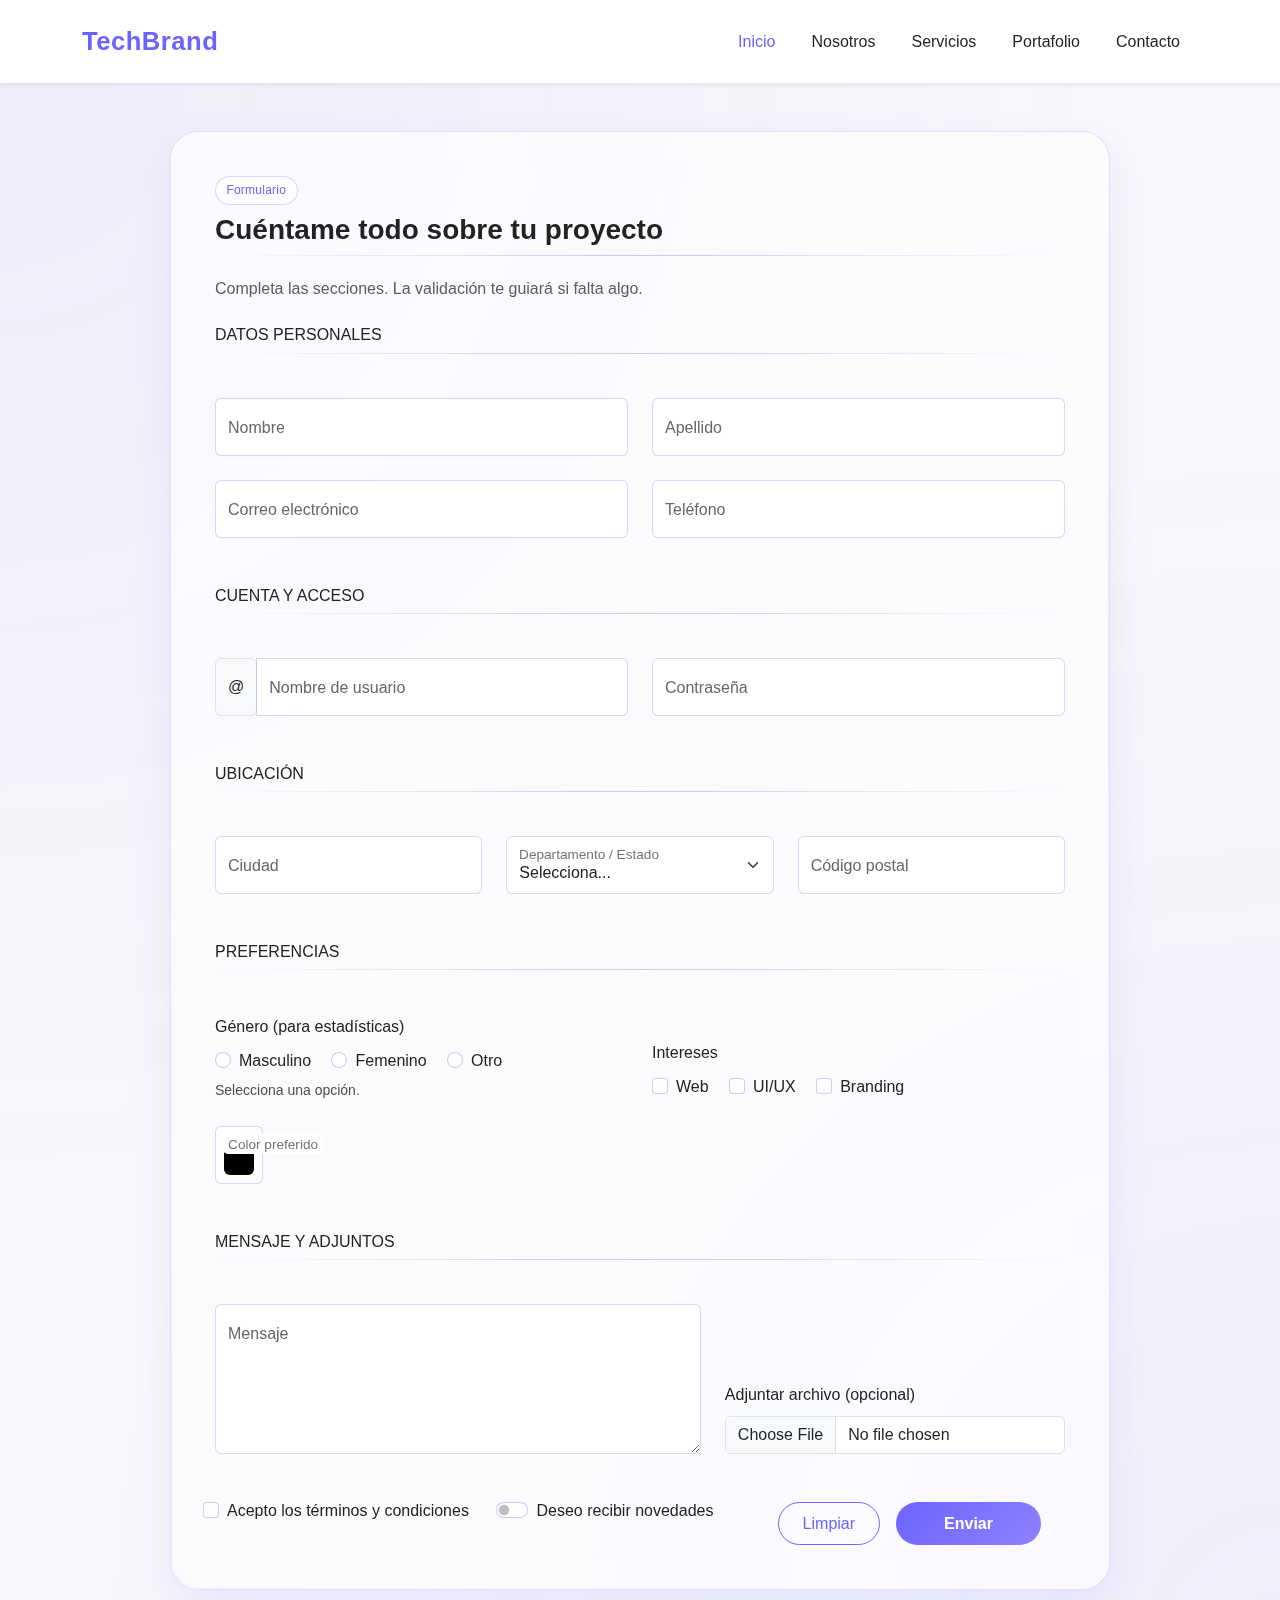
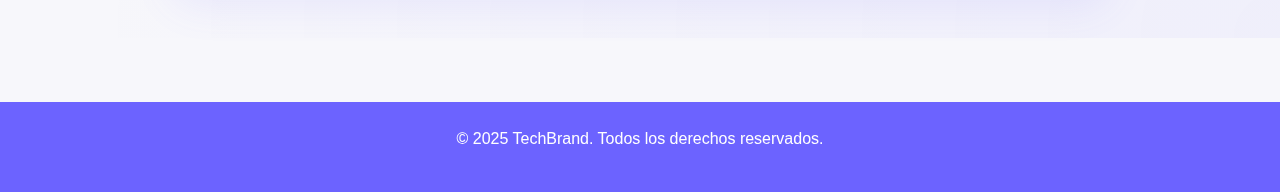
<file: Contacto2.html>
<!DOCTYPE html>
<html lang="es">


<head>
    <meta charset="UTF-8" />
    <meta name="viewport" content="width=device-width, initial-scale=1.0" />
    <title>Contacto | TechBrand</title>

    <!-- Bootstrap -->
    <link href="https://cdn.jsdelivr.net/npm/bootstrap@5.3.2/dist/css/bootstrap.min.css" rel="stylesheet">

    <!-- Tu hoja de estilos -->
    <link rel="stylesheet" href="styles.css">
</head>

<body>
    <!-- NAVBAR -->
    <nav id="nav" class="navbar navbar-expand-lg bg-white shadow-sm py-3">
      <div class="container">
        <a class="navbar-brand fw-bold text-primary" href="#" style="color:#6C63FF !important;">TechBrand</a>
        <button class="navbar-toggler" type="button" data-bs-toggle="collapse" data-bs-target="#navbarNav" aria-controls="navbarNav" aria-expanded="false" aria-label="Toggle navigation">
          <span class="navbar-toggler-icon"></span>
        </button>

        <div class="collapse navbar-collapse justify-content-end" id="navbarNav">
          <ul class="navbar-nav">
            <li class="nav-item"><a class="nav-link active text-dark" href="index.html">Inicio</a></li>
            <li class="nav-item"><a class="nav-link text-dark" href="index.html">Nosotros</a></li>
            <li class="nav-item"><a class="nav-link text-dark" href="index.html">Servicios</a></li>
            <li class="nav-item"><a class="nav-link text-dark" href="index.html">Portafolio</a></li>
            <li class="nav-item"><a class="nav-link text-dark" href="index.html">Contacto</a></li>
          </ul>
        </div>
      </div>
    </nav>

    <!-- ========== SECCIÓN CONTACTO (FORMULARIO COMPLETO) ========== -->
    <section id="contacto" class="py-5">
        <div class="container">
            <div class="drop-card">

                <!-- Encabezado -->
                <header class="mb-4">
                    <span class="badge-soft">Formulario</span>
                    <h2 class="h3 mt-2 mb-0 fw-bold">Cuéntame todo sobre tu proyecto</h2>
                    <div class="soft-divider"></div>
                    <p class="mb-0 text-muted">Completa las secciones. La validación te guiará si falta algo.</p>
                </header>

                <form class="needs-validation" novalidate>
                    <!-- ========== SECCIÓN 1: DATOS PERSONALES ========== -->
                    <div class="row g-4 align-items-end">
                        <div class="col-12">
                            <h3 class="h6 text-uppercase mb-0">Datos personales</h3>
                            <div class="soft-divider"></div>
                        </div>

                        <div class="col-md-6">
                            <div class="form-floating">
                                <input type="text" class="form-control" id="nombre" name="nombre" placeholder="Nombre"
                                    required minlength="2">
                                <label for="nombre">Nombre</label>
                                <div class="invalid-feedback">Ingresa tu nombre (mín. 2 caracteres).</div>
                            </div>
                        </div>

                        <div class="col-md-6">
                            <div class="form-floating">
                                <input type="text" class="form-control" id="apellido" name="apellido"
                                    placeholder="Apellido" required minlength="2">
                                <label for="apellido">Apellido</label>
                                <div class="invalid-feedback">Ingresa tu apellido (mín. 2 caracteres).</div>
                            </div>
                        </div>

                        <div class="col-md-6">
                            <div class="form-floating">
                                <input type="email" class="form-control" id="correo" name="correo"
                                    placeholder="correo@ejemplo.com" required>
                                <label for="correo">Correo electrónico</label>
                                <div class="invalid-feedback">Ingresa un correo válido.</div>
                            </div>
                        </div>

                        <div class="col-md-6">
                            <div class="form-floating">
                                <input type="tel" class="form-control" id="telefono" name="telefono"
                                    placeholder="+57 300 000 0000" inputmode="tel"
                                    pattern="^\+?(\s?57)?[\s\-\.]?\(?\d{3}\)?[\s\-\.]?\d{3}[\s\-\.]?\d{4}$" required>
                                <label for="telefono">Teléfono</label>
                                <div class="invalid-feedback">Ingresa un teléfono válido (puede incluir +57).</div>
                            </div>
                        </div>
                    </div>

                    <!-- ========== SECCIÓN 2: CUENTA Y ACCESO ========== -->
                    <div class="row g-4 align-items-end mt-4">
                        <div class="col-12">
                            <h3 class="h6 text-uppercase mb-0">Cuenta y acceso</h3>
                            <div class="soft-divider"></div>
                        </div>

                        <div class="col-md-6">
                            <div class="input-group has-validation">
                                <span class="input-group-text">@</span>
                                <div class="form-floating flex-grow-1">
                                    <input type="text" class="form-control" id="username" name="username"
                                        placeholder="usuario" required minlength="3">
                                    <label for="username">Nombre de usuario</label>
                                    <div class="invalid-feedback">Elige un usuario (mín. 3 caracteres).</div>
                                </div>
                            </div>
                        </div>

                        <div class="col-md-6">
                            <div class="form-floating">
                                <input type="password" class="form-control" id="password" name="password"
                                    placeholder="••••••••" required minlength="6">
                                <label for="password">Contraseña</label>
                                <div class="invalid-feedback">Mínimo 6 caracteres.</div>
                            </div>
                        </div>
                    </div>

                    <!-- ========== SECCIÓN 3: UBICACIÓN ========== -->
                    <div class="row g-4 align-items-end mt-4">
                        <div class="col-12">
                            <h3 class="h6 text-uppercase mb-0">Ubicación</h3>
                            <div class="soft-divider"></div>
                        </div>

                        <div class="col-md-4">
                            <div class="form-floating">
                                <input type="text" class="form-control" id="ciudad" name="ciudad" placeholder="Ciudad"
                                    required>
                                <label for="ciudad">Ciudad</label>
                                <div class="invalid-feedback">Proporciona una ciudad válida.</div>
                            </div>
                        </div>

                        <div class="col-md-4">
                            <div class="form-floating">
                                <select class="form-select" id="estado" name="estado" required>
                                    <option value="" selected disabled>Selecciona...</option>
                                    <option>Bogotá D.C.</option>
                                    <option>Antioquia</option>
                                    <option>Valle del Cauca</option>
                                    <option>Cundinamarca</option>
                                    <option>Atlántico</option>
                                    <option>Otro</option>
                                </select>
                                <label for="estado">Departamento / Estado</label>
                                <div class="invalid-feedback">Selecciona un estado.</div>
                            </div>
                        </div>

                        <div class="col-md-4">
                            <div class="form-floating">
                                <input type="text" class="form-control" id="zip" name="zip" placeholder="Código postal"
                                    required pattern="^\d{4,6}$">
                                <label for="zip">Código postal</label>
                                <div class="invalid-feedback">Ingresa un ZIP válido (4–6 dígitos).</div>
                            </div>
                        </div>
                    </div>


                    <!-- ========== SECCIÓN 5: PREFERENCIAS ========== -->
                    <div class="row g-4 align-items-end mt-4">
                        <div class="col-12">
                            <h3 class="h6 text-uppercase mb-0">Preferencias</h3>
                            <div class="soft-divider"></div>
                        </div>

                        <div class="col-md-6">
                            <label class="form-label d-block mb-2">Género (para estadísticas)</label>
                            <div class="form-check form-check-inline">
                                <input class="form-check-input" type="radio" name="genero" id="gen1" value="M" required>
                                <label class="form-check-label" for="gen1">Masculino</label>
                            </div>
                            <div class="form-check form-check-inline">
                                <input class="form-check-input" type="radio" name="genero" id="gen2" value="F" required>
                                <label class="form-check-label" for="gen2">Femenino</label>
                            </div>
                            <div class="form-check form-check-inline">
                                <input class="form-check-input" type="radio" name="genero" id="gen3" value="Otro"
                                    required>
                                <label class="form-check-label" for="gen3">Otro</label>
                            </div>
                            <div class="invalid-feedback d-block">Selecciona una opción.</div>
                        </div>

                        <div class="col-md-6">
                            <label class="form-label d-block mb-2">Intereses</label>
                            <div class="form-check form-check-inline">
                                <input class="form-check-input" type="checkbox" id="int1" name="intereses" value="Web">
                                <label class="form-check-label" for="int1">Web</label>
                            </div>
                            <div class="form-check form-check-inline">
                                <input class="form-check-input" type="checkbox" id="int2" name="intereses"
                                    value="UI/UX">
                                <label class="form-check-label" for="int2">UI/UX</label>
                            </div>
                            <div class="form-check form-check-inline">
                                <input class="form-check-input" type="checkbox" id="int3" name="intereses"
                                    value="Branding">
                                <label class="form-check-label" for="int3">Branding</label>
                            </div>
                        </div>

                        <div class="col-md-6">
                            <div class="form-floating">
                                <input type="color" class="form-control form-control-color p-2" id="color" name="color"
                                    required>
                                <label for="color">Color preferido</label>
                                <div class="invalid-feedback">Elige un color.</div>
                            </div>
                        </div>
                    </div>

                    <!-- ========== SECCIÓN 6: MENSAJE Y ADJUNTOS ========== -->
                    <div class="row g-4 align-items-end mt-4">
                        <div class="col-12">
                            <h3 class="h6 text-uppercase mb-0">Mensaje y adjuntos</h3>
                            <div class="soft-divider"></div>
                        </div>

                        <div class="col-md-7">
                            <div class="form-floating">
                                <textarea class="form-control" id="mensaje" name="mensaje" placeholder="Cuéntame más…"
                                    style="height: 150px" required minlength="5"></textarea>
                                <label for="mensaje">Mensaje</label>
                                <div class="invalid-feedback">Escribe tu mensaje (mínimo 5 caracteres).</div>
                            </div>
                        </div>

                        <div class="col-md-5">
                            <label for="archivo" class="form-label">Adjuntar archivo (opcional)</label>
                            <input class="form-control" type="file" id="archivo" name="archivo">
                        </div>
                    </div>

                    <!-- ========== SECCIÓN 7: CONFIRMACIÓN ========== -->
                    <div class="row g-4 align-items-center mt-4">
                        <div class="row col-md-10">
                            <div class="form-check col-md-5">
                                <input class="form-check-input" type="checkbox" id="terms" required>
                                <label class="form-check-label" for="terms">
                                    Acepto los términos y condiciones
                                </label>
                                <div class="invalid-feedback">Debes aceptar antes de enviar.</div>
                            </div>
                            <div class="form-check form-switch col-md-5">
                                <input class="form-check-input" type="checkbox" role="switch" id="switchCheckDefault">
                                <label class="form-check-label" for="switchCheckDefault">Deseo recibir novedades</label>
                            </div>
                        </div>

                        <div class="col-md-2 d-flex gap-3 justify-content-md-end">
                            <button class="btn-outline-brand px-4 py-2" type="reset">Limpiar</button>
                            <button class="btn3 px-5 py-2 fw-semibold" type="submit">Enviar</button>
                        </div>
                    </div>

                </form>
            </div>
        </div>
    </section>

    <!-- Bootstrap JS (bundle) -->
    <script src="https://cdn.jsdelivr.net/npm/bootstrap@5.3.2/dist/js/bootstrap.bundle.min.js"></script>

    <!-- Validación Bootstrap -->
    <script>
        (() => {
            'use strict';
            const forms = document.querySelectorAll('.needs-validation');
            Array.from(forms).forEach(form => {
                form.addEventListener('submit', e => {
                    if (!form.checkValidity()) { e.preventDefault(); e.stopPropagation(); }
                    else {
                        e.preventDefault(); 
                        alert('Formulario enviado correctamente 🎉');
                    }
                    form.classList.add('was-validated');
                }, false);

            });
        })();
    </script>
    <footer>
      <p>© 2025 TechBrand. Todos los derechos reservados.</p>
    </footer>
</body>


</html>
</file>
<file: styles.css>
* {
  margin: 0;
  padding: 0;
  box-sizing: border-box;
  font-family: 'Poppins', sans-serif;
}

body {
  background-color: #f7f7fb;
  color: #222;
  line-height: 1.6;
}

/* --- NAVBAR --- */
.navbar {
  transition: all 0.3s ease;
}

.navbar-brand {
  font-size: 1.6rem;
  letter-spacing: 0.5px;
}

.nav-link {
  margin: 0 10px;
  font-weight: 500;
  transition: color 0.3s ease;
}

.nav-link:hover,
.nav-link.active {
  color: #6C63FF !important;
}

.navbar-toggler {
  border: none;
}

.navbar-toggler:focus {
  box-shadow: none;
}


/* --- HERO --- */
.hero {
  position: relative;
  background-image: url("hero.png");
  background-size: cover;
  background-position: center;
  height: 70vh;
  display: flex;
  align-items: center;
  justify-content: center;
  text-align: center;
  color: white;
}

.overlay {
  position: absolute;
  top: 0; left: 0;
  width: 100%; height: 100%;
  background: rgba(108, 99, 255, 0.3); /* Sutil capa violeta */
}

.hero-content {
  position: relative;
  z-index: 2;
  max-width: 700px;
  padding: 0 20px;
}

.hero-content h1 {
  font-size: 2.8rem;
  margin-bottom: 1rem;
  font-weight: 700;
}

.hero-content p {
  font-size: 1.2rem;
  margin-bottom: 2rem;
}

.btn1 {
  background: #6b63ffa6;
  color: white;
  padding: 0.9rem 2rem;
  border-radius: 50px;
  text-decoration: none;
  font-weight: 500;
  transition: background 0.3s ease;
}

.btn1:hover {
  background: #111111a6;
}

.btn2 {
  background: #cdccd471;
  color: white;
  padding: 0.9rem 2rem;
  border-radius: 50px;
  text-decoration: none;
  font-weight: 500;
  transition: background 0.3s ease;
}

.btn2:hover {
  background: #111111a6;
}

/* --- ABOUT --- */
.about {
  padding: 5rem 2rem;
  text-align: center;
  background: #fff;
}

.about h2 {
  color: #6C63FF;
  font-size: 2rem;
  margin-bottom: 1rem;
}

.about strong {
  color: #6C63FF;
}

.about p {
  max-width: 700px;
  margin: 0 auto;
  color: #555;
  font-size: 1.1rem;
}

.icon {
  font-size: 3rem;
  color: #6C63FF;
  margin-bottom: 1rem;
}
/* --- FOOTER --- */
footer {
  background: #6C63FF;
  color: #fff;
  text-align: center;
  padding: 1.5rem 0;
  margin-top: 4rem;
}

/* --- PORQUE ELEGIRNOS --- */
.features {
  background-color: #f8f9ff;
  padding: 5rem 0;
}

.feature-card {
  background: #6C63FF;
  border-radius: 20px;
  padding: 2rem;
  box-shadow: 0 6px 20px rgba(108, 99, 255, 0.15);
  transition: all 0.3s ease;
}

.feature-card:hover {
  transform: translateY(-10px);
  box-shadow: 0 12px 30px rgba(108, 99, 255, 0.25);
}

.feature-card .icon {
  font-size: 3rem;
  color: #f7f7f7;
  margin-bottom: 1rem;
}

.feature-card h4 {
  color: #faf9f9;
  font-weight: 600;
  margin-bottom: 1rem;
}

.feature-card p {
  color: #f0ebebd5;
  font-size: 0.95rem;
  line-height: 1.6;
}

.section-tittle {
  color: #6C63FF;
}

/* --- EQUIPO --- */

#equipo {
  background-color: #ffffff;
}

.team-card {
  background: #f8f9ff;
  transition: all 0.3s ease;
}

.team-card:hover {
  transform: translateY(-8px);
  box-shadow: 0 8px 25px rgba(0, 0, 0, 0.1);
}

.team-img {
  width: 120px;
  height: 120px;
  object-fit: cover;
  border-radius: 50%;
  border: 3px solid #ededf5;
  transition: transform 0.3s ease;
}

.team-card:hover .team-img {
  transform: scale(1.05);
}

.text-primary {
  color: #6C63FF !important;
}


.card img {
  width: 150px;
  height: 150px;
  object-fit: cover;
  margin: 0 auto;
  border: 4px solid #0d6efd20;
}

/* --- CONTACTO --- */

.glass-form {
  background: rgba(255, 255, 255, 0.15);
  backdrop-filter: blur(10px);
  border: 1px solid rgba(255, 255, 255, 0.2);
  transition: all 0.3s ease;
}

.glass-form:hover {
  background: rgba(255, 255, 255, 0.25);
}


/* --- SERVICIOS --- */

/* === Sección de planes (Glassmorphism estilo ChatGPT) === */
.plan-card {
  position: relative;
  background: rgba(255, 255, 255, 0.15);
  border: 1px solid rgba(255, 255, 255, 0.25);
  border-radius: 20px;
  backdrop-filter: blur(25px);
  -webkit-backdrop-filter: blur(25px);
  color: #222;
  transition: all 0.4s ease;
  box-shadow: 0 10px 25px rgba(0, 0, 0, 0.1);
}

.plan-card:hover {
  transform: translateY(-8px);
  box-shadow: 0 12px 35px rgba(108, 99, 255, 0.25);
  border-color: rgba(108, 99, 255, 0.5);
}

/* === Estilo destacado del plan intermedio === */
.featured {
  background: rgba(108, 99, 255, 0.2);
  border: 1px solid rgba(108, 99, 255, 0.4);
  transform: scale(1.05);
  box-shadow: 0 12px 40px rgba(108, 99, 255, 0.25);
}

/* === Botón coherente === */
.btn3 {
  background: linear-gradient(135deg, #6C63FF, #8C82FF);
  color: white;
  border: none;
  padding: 12px 28px;
  border-radius: 30px;
  transition: all 0.3s ease;
}

a.btn3 {
  text-decoration: none !important;   
  color: white !important;           
}

.btn3:hover {
  background: linear-gradient(135deg, #8C82FF, #6C63FF);
  transform: translateY(-3px);
  box-shadow: 0 6px 25px rgba(108, 99, 255, 0.4);
}

/* === Ajustes de texto === */
.plan-card h3 {
  font-size: 1.8rem;
}

.plan-card h2 {
  font-size: 2.2rem;
  color: #333;
}

.plan-card ul li {
  margin-bottom: 10px;
  color: #555;
}

/* === Fondo de la sección (sutil) === */
#servicios {
  background: radial-gradient(circle at top left, rgba(108, 99, 255, 0.08), transparent 60%),
              radial-gradient(circle at bottom right, rgba(255, 255, 255, 0.08), transparent 70%);
  border-radius: 25px;
}

/* === PORTAFOLIO === */
#portafolio {
  background: radial-gradient(circle at top left, rgba(108, 99, 255, 0.06), transparent 60%),
              radial-gradient(circle at bottom right, rgba(108, 99, 255, 0.05), transparent 60%);
  border-radius: 25px;
}

/* Filtros con radio oculto + labels como pills */
.pf-input { display: none; }
.pf-pill {
  display: inline-block;
  margin: 0 .25rem .5rem;
  border-radius: 30px;
  padding: 10px 18px;
  cursor: pointer;
  user-select: none;
  background: rgba(108, 99, 255, 0.12);
  color: #6C63FF;
  border: 1px solid rgba(108, 99, 255, 0.25);
  transition: all .25s ease;
  font-weight: 500;
}
.pf-pill:hover { filter: brightness(0.98); }

/* Estado activo visual (usando el hermano siguiente) */
#pf-all:checked + label,
#pf-web:checked + label,
#pf-uiux:checked + label,
#pf-brand:checked + label {
  background: linear-gradient(135deg, #6C63FF, #8C82FF);
  color: #fff;
  border-color: transparent;
  box-shadow: 0 6px 20px rgba(108, 99, 255, 0.35);
}

/* Lógica de filtrado: por defecto todo visible */
.portfolio-grid .pf-item { display: block; }

/* Cuando se selecciona una categoría, ocultar lo que no coincide */
#pf-web:checked ~ .portfolio-grid .pf-item:not(.cat-web) { display: none; }
#pf-uiux:checked ~ .portfolio-grid .pf-item:not(.cat-uiux) { display: none; }
#pf-brand:checked ~ .portfolio-grid .pf-item:not(.cat-brand) { display: none; }
/* "Todo" muestra todo */
#pf-all:checked ~ .portfolio-grid .pf-item { display: block; }

/* Tarjetas */
.portfolio-card {
  position: relative;
  overflow: hidden;
  border-radius: 18px;
  background: #f8f9ff;
  transition: transform .35s ease, box-shadow .35s ease;
  display: block;
  text-decoration: none;
}
.portfolio-card:hover {
  transform: translateY(-8px);
  box-shadow: 0 12px 35px rgba(108, 99, 255, 0.20);
}

.portfolio-img {
  width: 100%;
  height: 260px;
  object-fit: cover;
  display: block;
  filter: saturate(1.02);
  transition: transform .6s ease;
}
.portfolio-card:hover .portfolio-img { transform: scale(1.06); }

.portfolio-overlay {
  position: absolute;
  inset: 0;
  display: grid;
  place-items: end start;
  padding: 1.25rem;
  background: linear-gradient(180deg, rgba(17,17,17,0) 45%, rgba(21,16,80,0.75) 100%);
  opacity: 0;
  transition: opacity .35s ease;
}
.portfolio-card:hover .portfolio-overlay { opacity: 1; }

.bg-portfolio {
  background: rgba(255,255,255,0.18) !important;
  color: #fff;
  border: 1px solid rgba(255,255,255,0.35);
  backdrop-filter: blur(6px);
}

/* Lightbox CSS-only (usa :target) */
.pf-lightbox {
  position: fixed;
  inset: 0;
  background: rgba(10, 8, 30, 0.6);
  display: grid;
  place-items: center;
  opacity: 0;
  pointer-events: none;
  transition: opacity .25s ease;
  padding: 1rem;
  z-index: 1050;
}
.pf-lightbox:target {
  opacity: 1;
  pointer-events: auto;
}

.pf-dialog {
  max-width: 900px;
  width: 100%;
  background: rgba(255,255,255,0.65);
  backdrop-filter: blur(14px);
  -webkit-backdrop-filter: blur(14px);
  border: 1px solid rgba(108,99,255,0.25);
  border-radius: 20px;
  box-shadow: 0 15px 45px rgba(108, 99, 255, 0.25);
  padding: 1.25rem;
}
.pf-dialog .modal-title {
  color: #6C63FF;
  font-weight: 700;
  margin-bottom: .75rem;
}

@media (max-width: 576px) {
  .portfolio-img { height: 200px; }
}

/* ========== SECCIÓN CONTACTO - GLASS GOTA DE AGUA ========== *//* ===== Contacto – Glass adaptado al estilo del sitio (sin luz detrás) ===== */

/* Fondo claro coherente con el sitio */
#contacto{
  background:
    radial-gradient(circle at top left, rgba(108, 99, 255, 0.06), transparent 55%),
    radial-gradient(circle at bottom right, rgba(108, 99, 255, 0.05), transparent 60%),
    #f7f7fb;
  color: #222;
  padding: 4rem 1rem;
}

/* Tarjeta glass limpia */
.drop-card{
  position: relative;
  max-width: 940px;
  margin: 0 auto;
  border-radius: 28px;
  background: rgba(255,255,255,0.6);
  backdrop-filter: blur(12px) saturate(130%);
  -webkit-backdrop-filter: blur(12px) saturate(130%);
  border: 1px solid rgba(108, 99, 255, 0.18);
  box-shadow: 0 16px 40px rgba(108, 99, 255, 0.10);
  overflow: hidden;
  padding: clamp(20px, 4vw, 44px);
  isolation: isolate;
}

/* Borde/halo MUY sutil */
.drop-card::before{
  content:"";
  position:absolute; inset:0;
  border-radius: inherit;
  padding: 1px;
  background: linear-gradient(140deg, #ffffffb3, #ffffff1a 30%, #8c82ff22 60%, #ffffff1a 85%, #ffffffb3);
  -webkit-mask: linear-gradient(#000 0 0) content-box, linear-gradient(#000 0 0);
  -webkit-mask-composite: xor; mask-composite: exclude;
  pointer-events:none;
}

/* ❌ Sin luz/brillo detrás */
.drop-card::after{ content:none; }

/* Encabezado del bloque */
.badge-soft{
  display:inline-block;
  background: linear-gradient(180deg, #ffffffcc, #ffffff80);
  border:1px solid rgba(108, 99, 255, 0.25);
  color:#6C63FF;
  border-radius: 999px;
  padding:.25rem .65rem;
  font-size:.75rem;
  letter-spacing:.02em;
}
.soft-divider{
  height:1px;
  background: linear-gradient(90deg, transparent, rgba(108,99,255,0.35), transparent);
  margin:.5rem 0 1.25rem;
}

/* Inputs flotantes – modo claro del sitio */
.form-floating>.form-control,
.form-floating>.form-select{
  background-color: rgba(255,255,255,0.85) !important;
  color:#222;
  border:1px solid rgba(108, 99, 255, 0.25);
}
.form-floating>.form-control:focus,
.form-floating>.form-select:focus{
  border-color: #6C63FF;
  box-shadow: 0 0 0 .25rem rgba(108, 99, 255, .20);
}
.form-floating>label{
  color:#666;
  text-shadow: none;
}
.invalid-feedback, .valid-feedback{ color:#444; opacity:.95; }

/* Checks y radios */
.form-check-input{
  background-color: #fff;
  border:1px solid rgba(108, 99, 255, 0.35);
}
.form-check-input:checked{
  background-color: #6C63FF;
  border-color: #6C63FF;
}

/* Botones: usas tu .btn3 existente */
.btn-outline-brand{
  border-radius: 30px;
  border:1px solid #6C63FF;
  color:#6C63FF;
  background: transparent;
}
.btn-outline-brand:hover{
  background: #6C63FF;
  color:#fff;
  border-color: #6C63FF;
}
</file>
